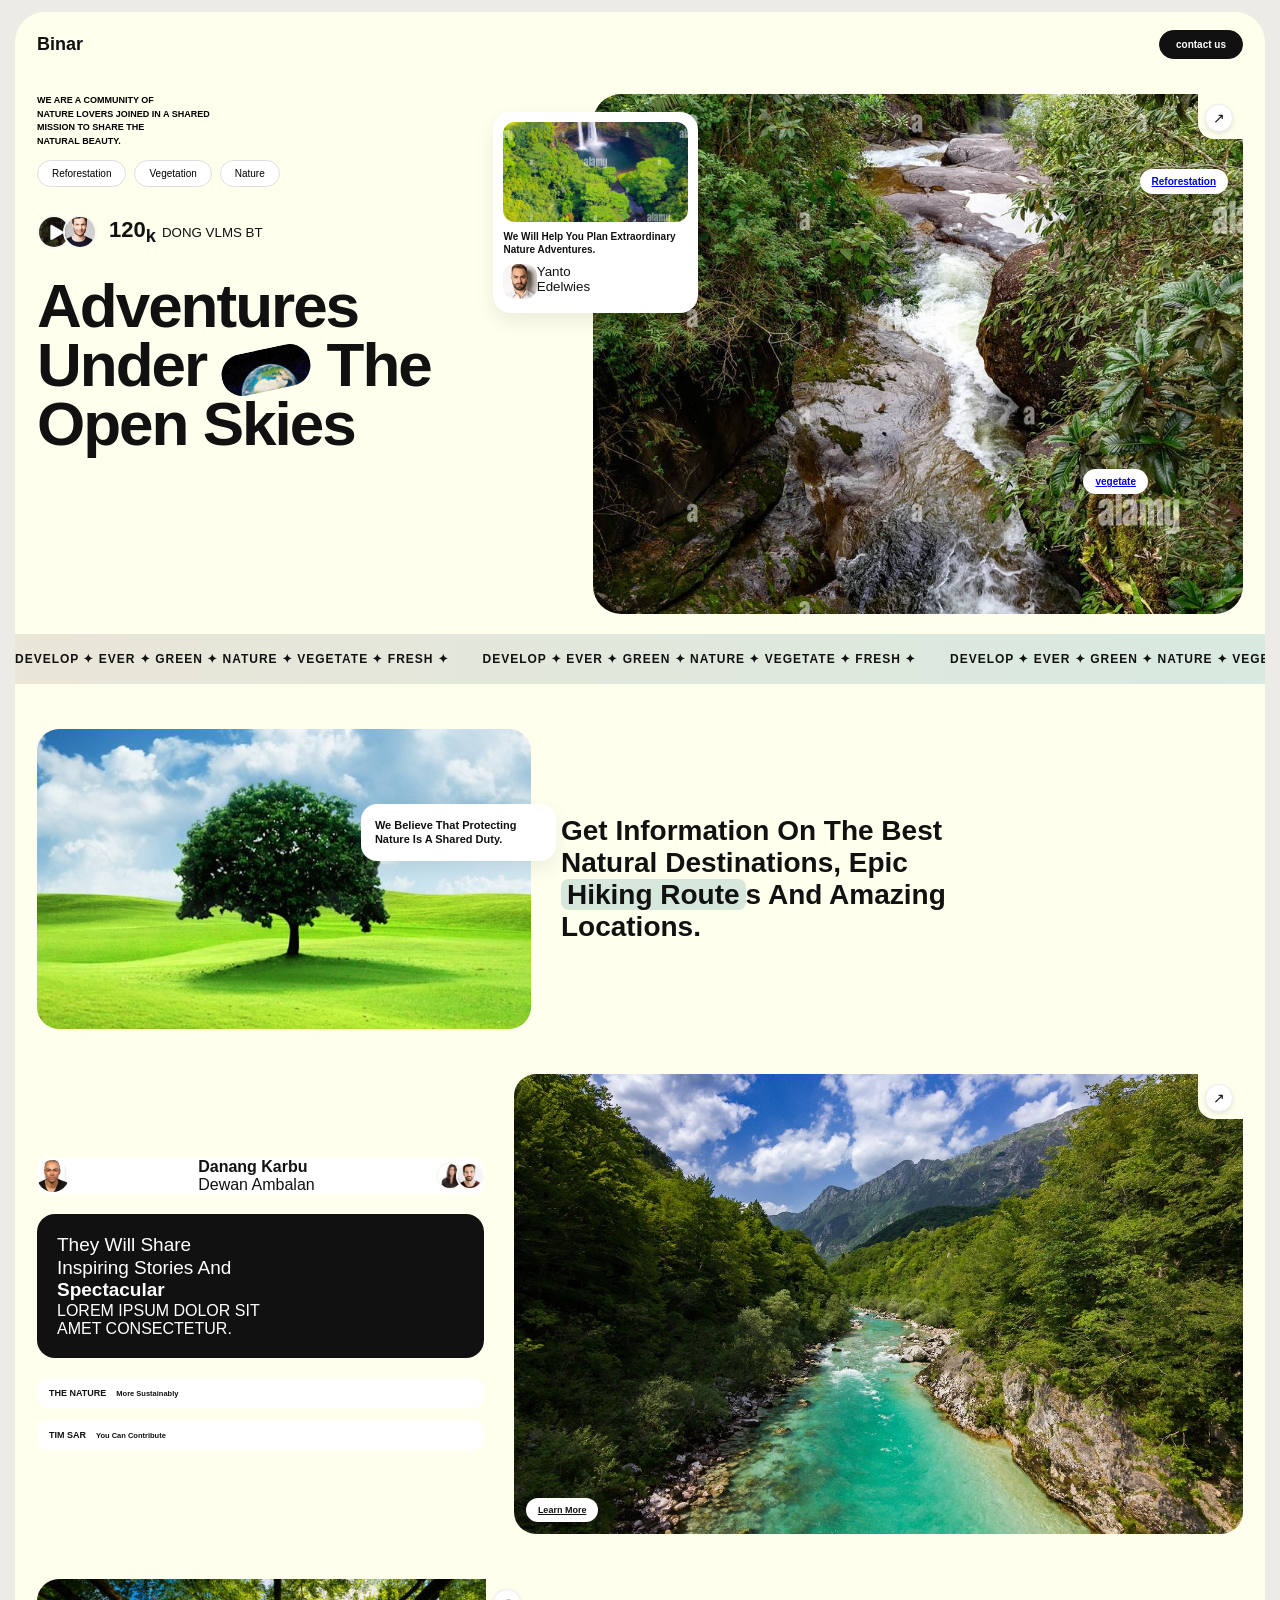
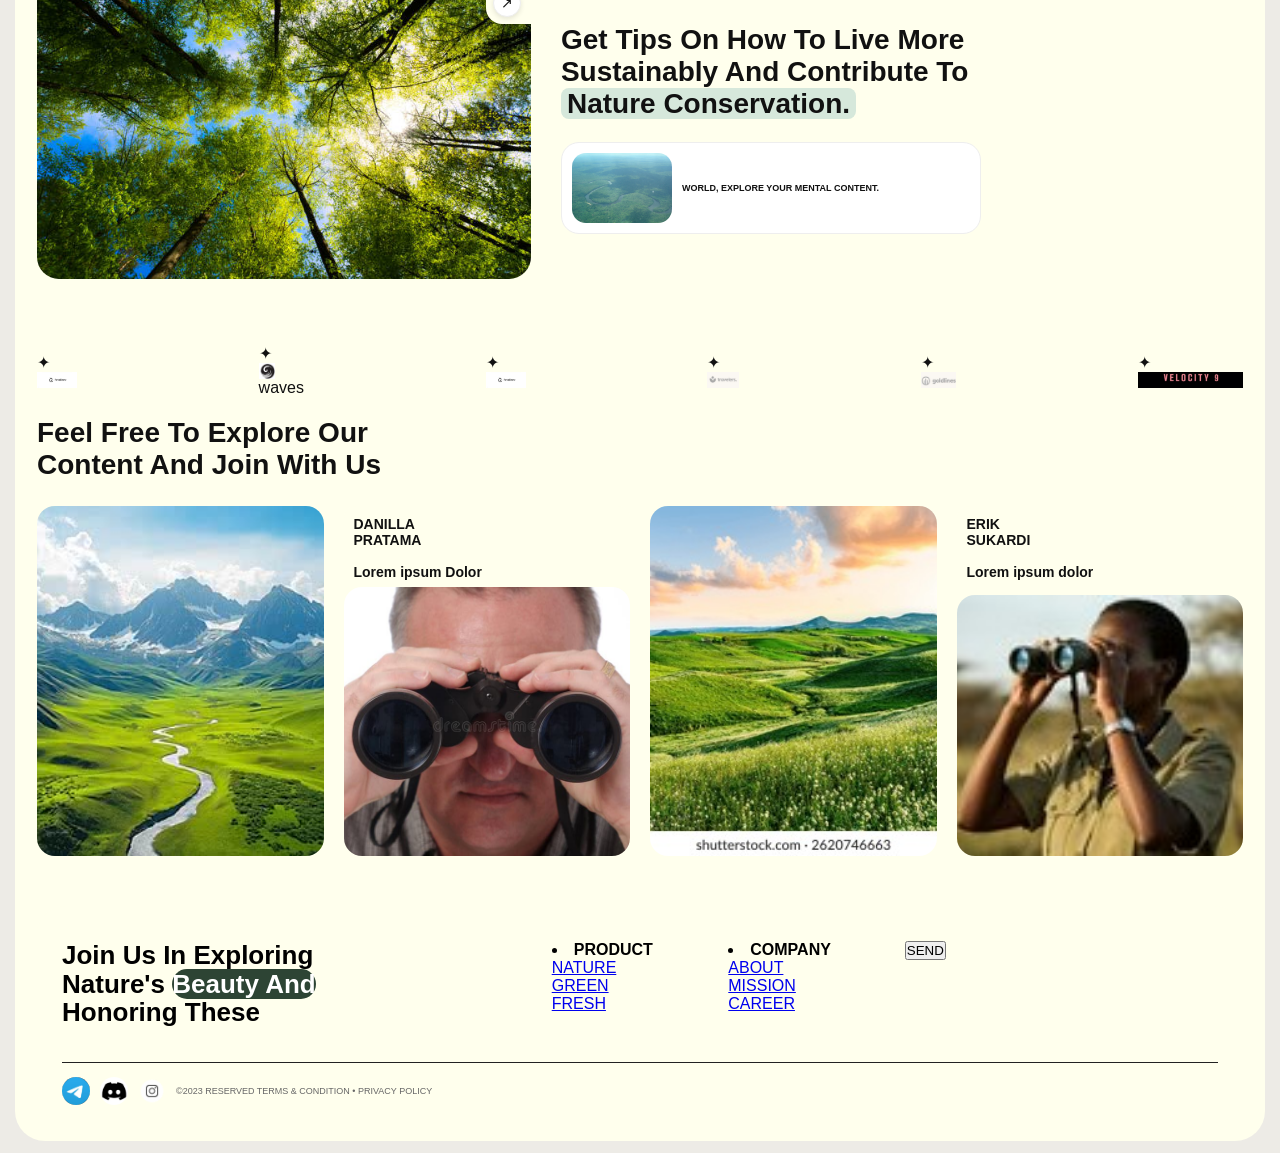
<file: index.html>
<!DOCTYPE html>
<html lang="en">
<head>
<meta charset="UTF-8">
<meta name="viewport" content="width=device-width, initial-scale=1.0">
<title>Binar</title>
<link rel="stylesheet" href="style.css">
</head>
<body>
      
<div class="main-wrapper">
  <nav class="top-nav">
    <div class="logo">Binar</div>
    <a href="contact.html" class="btn-contact">contact us</a>
  </nav>

  <div class="hero">
    <div class="hero-left">
      <div class="top-info">
        <div class="info">
          <span></span>
          <span></span>
          <span></span>
        </div>
      </div>
      <div class="top-left"><b>WE ARE A COMMUNITY OF<br>NATURE LOVERS JOINED IN A SHARED<br>MISSION TO SHARE THE<br>NATURAL BEAUTY.</b></div>
      <div class="pills"><a href="#reforestation">Reforestation</a>
        <a href="#vegetation">Vegetation</a>
        <a href="#nature">Nature</a>
      </div>
      <div class="k120"><img src="images/photo29.jpg"><img src="images/photo23.jpg" class="overlap"><b>120<sub>k</sub></b><small>DONG VLMS BT</small></div>
      <h1>Adventures<br>Under <span class="in-h1"><img src="images/photo27.jpg"></span> The<br>Open Skies</h1>
    </div>
    <div class="hero-right">
      <img class="main" src="images/photo9.jpg">
      <div class="notch">
      <div class="arrow">↗</div>
      </div>
      <div class="card-float top"><img src="images/photo13.jpg"><p>We Will Help You Plan Extraordinary Nature Adventures.</p><div class="photo"><small><img src="images/photo18.jpg" class="photo">Yanto Edelwies</small></div></div>
      <div class="pin pin1"><a href="#reforestation">Reforestation</a></div>
      <div class="pin pin2"><a href="#vegetate">vegetate</a></div>
    </div>
  </div>
<div class="ticker"><div class="track"><span>DEVELOP ✦ EVER ✦ GREEN ✦ NATURE ✦ VEGETATE ✦ FRESH ✦ &nbsp;</span><span>DEVELOP ✦ EVER ✦ GREEN ✦ NATURE ✦ VEGETATE ✦ FRESH ✦ &nbsp;</span><span>DEVELOP ✦ EVER ✦ GREEN ✦ NATURE ✦ VEGETATE ✦ FRESH ✦ &nbsp;</span><span>DEVELOP ✦ EVER ✦ GREEN ✦ NATURE ✦ VEGETATE ✦ FRESH ✦ &nbsp;</span><span>DEVELOP ✦ EVER ✦ GREEN ✦ NATURE ✦ VEGETATE ✦ FRESH ✦ &nbsp;</span><span>DEVELOP ✦ EVER ✦ GREEN ✦ NATURE ✦ VEGETATE ✦ FRESH ✦ &nbsp;</span><span>DEVELOP ✦ EVER ✦ GREEN ✦ NATURE ✦ VEGETATE ✦ FRESH ✦ &nbsp;</span><span>DEVELOP ✦ EVER ✦ GREEN ✦ NATURE ✦ VEGETATE ✦ FRESH ✦ &nbsp;</span><span>DEVELOP ✦ EVER ✦ GREEN ✦ NATURE ✦ VEGETATE ✦ FRESH ✦ &nbsp;</span><span>DEVELOP ✦ EVER ✦ GREEN ✦ NATURE ✦ VEGETATE ✦ FRESH ✦ &nbsp;</span><span>DEVELOP ✦ EVER ✦ GREEN ✦ NATURE ✦ VEGETATE ✦ FRESH ✦ &nbsp;</span><span>DEVELOP ✦ EVER ✦ GREEN ✦ NATURE ✦ VEGETATE ✦ FRESH ✦ &nbsp;</span><span>DEVELOP ✦ EVER ✦ GREEN ✦ NATURE ✦ VEGETATE ✦ FRESH ✦ &nbsp;</span></div></div>
  <section class="sec2">
  <div class="img-card">
    <img src="images/photo7.jpg" id="reforestation">
    <div class="small-card"><p>We Believe That Protecting Nature Is A Shared Duty.</p></div>
  </div>
    <div class="text-block"><h2>Get Information On The Best<br>Natural Destinations, Epic<br><span>Hiking Route</span>s And Amazing<br>Locations.</h2></div>
  </section>

  <section class="sec2">
    <div class="left-stack">
      <div class="User-bar"><img src="images/photo24.jpg" class="avatar"><span><b>Danang Karbu</b><br> Dewan Ambalan</span>
       <div class="user-left">
         <img src="images/photo21.jpg" class="av-left">
         <img src="images/photo22.jpg" class="av-left">
       </div>
      </div>
      <div class="black-box">
        <h3>They Will Share<br>Inspiring Stories And<br><b>Spectacular</b></h3>
        <p>LOREM IPSUM DOLOR SIT<br>AMET CONSECTETUR.</p>
      </div>
      <div class="mini-list">
        <div><b>THE NATURE</b> <sub>More Sustainably</sub></div>
        <div><b>TIM SAR</b> <sub>You Can Contribute</sub></div>
      </div>
    </div>
    <div class="img-card large">
      <img src="images/photo11.jpg" id="nature">
      <div class="notch">
      <div class="arrow">↗</div>
      </div>
      <a href="#about" class="learn">Learn More</a>
    </div>
  </section>

  <section class="sec2">
    <div class="img-card"><img src="images/photo2.jpg" id="vegetation">
       <div class="notch">
           <div class="arrow">↗</div>
       </div>
    </div>
    <div class="text-block"><h2>Get Tips On How To Live More<br>Sustainably And Contribute To<br><span>Nature Conservation.</span></h2>
       <div class="mini-card">
      <img src="images/photo4.jpg">
      <div class="mini-card-text">
        <p>WORLD, EXPLORE YOUR MENTAL CONTENT.</p>
      </div>
    </div>
    </div>
  </section>
 <div class="logo-strip">
  <span>✦ <img src="images/photo33.jpg"></span>
  <span>✦ <img src="images/photo34.jpg"><span>waves</span></span>
  <span>✦ <img src="images/photo33.jpg"></span>
  <span>✦ <img src="images/photo35.jpg"></span>
  <span>✦ <img src="images/photo36.jpg"></span>
  <span>✦ <img src="images/photo37.jpg"></span>
 </div>
  <section class="explore">
    <h2>Feel Free To Explore Our<br>Content And Join With Us</h2>
    <div class="grid4">
      <div class="gcard"><img src="images/photo3.jpg">
      </div>
      <div class="gcard">
       <p class="top-text">DANILLA<br>PRATAMA<br><br><span>Lorem ipsum Dolor</span></p>
       <img src="images/photo14.jpg">
      </div>
      <div class="gcard"><img src="images/photo12.jpg" id="vegetate"></div>
      <div class="gcard">
        <p class="top-text">ERIK<br>SUKARDI<br><br><span>Lorem ipsum dolor</span></p><img src="images/photo16.jpg">
      </div>
    </div>
  </section>

  <footer class="footer">
    <div class="foot-top">
      <h2>Join Us In Exploring<br>Nature's <span>Beauty And</span><br>Honoring These</h2>
      <div>
        <li><b>PRODUCT</b></li>
        <ul><a href="#nature">NATURE</a></ul>
        <ul><a href="#green">GREEN</a></ul>
        <ul><a href="#fresh">FRESH</a></ul>
      </div>
      <div>
        <li><b>COMPANY</b></li>
        <ul><a href="#about">ABOUT</a></ul>
        <ul><a href="#mission">MISSION</a></ul>
        <ul><a href="#carrer">CAREER</a></ul>
      </div>
      <div><button type="submit">SEND</button></div>
    </div>
    <div class="foot-bottom">
      <a target="_blank" href="https://www.telegram.com/" class="lien-icone">
        <img src="images/photo30.jpg" alt="Logo telegram" >
      </a>
      <a target="_blank" href="https://www.discord.com/" class="lien-icone">
        <img src="images/photo32.jpg" alt="Logo discord" >
      </a>
      <a target="_blank" href="https://www.instagram.com/" class="lien-icone">
        <img src="images/photo31.png" alt="Logo instagram" >
      </a>
      <p>©2023 RESERVED <span>TERMS & CONDITION • PRIVACY POLICY</span></p>
    </div>
  </footer>

</div>

</body>
</html>
</file>
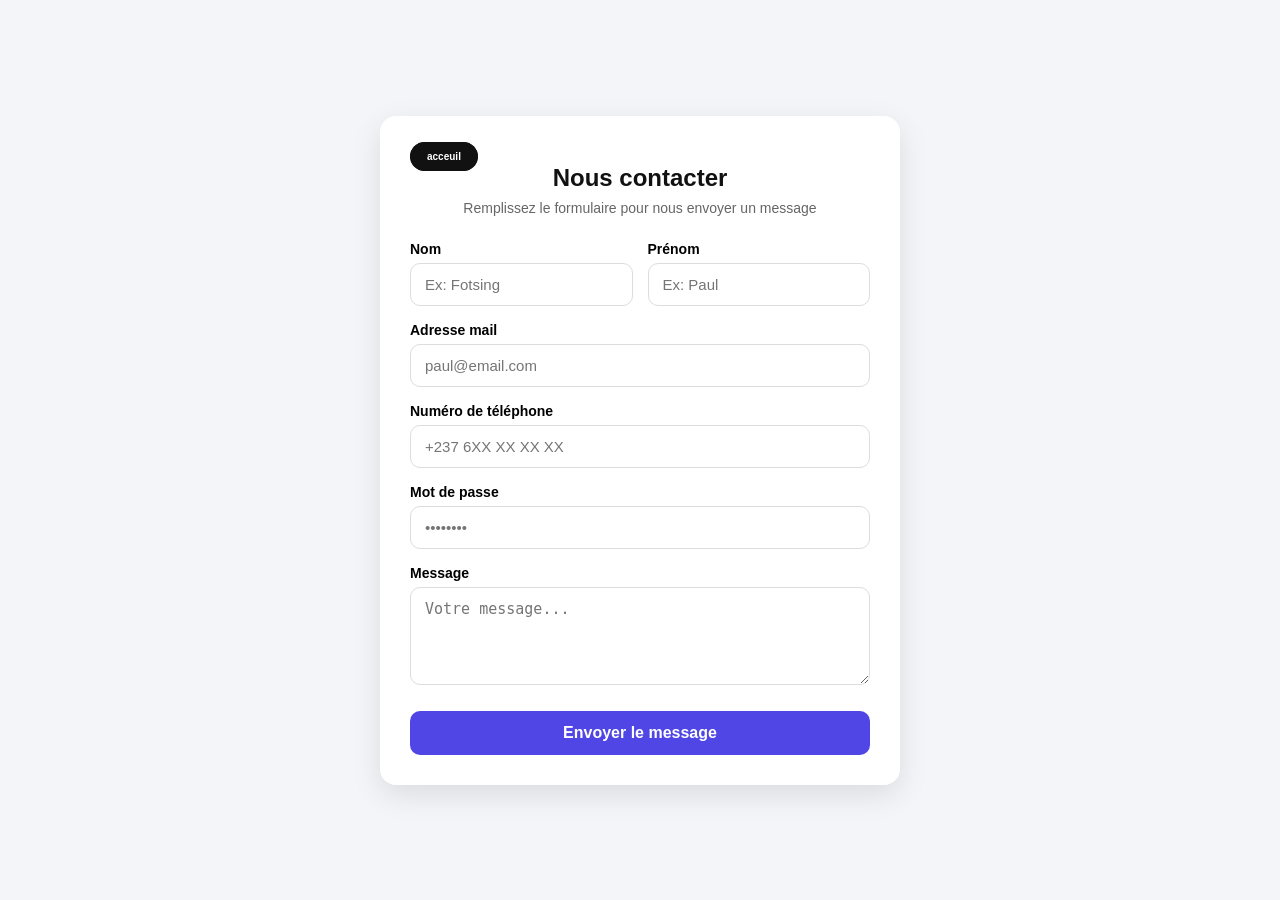
<file: contact.html>
<!DOCTYPE html>
<html lang="fr">
<head>
  <meta charset="UTF-8">
  <meta name="viewport" content="width=device-width, initial-scale=1.0">
  <title>Page Contact</title>
  <link rel="stylesheet" href="contact.css">
</head>
<body>

  <form class="form-contact" action="#" method="POST">
    <a href="index.html" class="btn-acceuil">acceuil</a>
    <h2>Nous contacter</h2>
    <p>Remplissez le formulaire pour nous envoyer un message</p>

    <div class="row">
      <div class="field">
        <label for="nom">Nom</label>
        <input type="text" id="nom" name="nom" placeholder="Ex: Fotsing" required>
      </div>
      <div class="field">
        <label for="prenom">Prénom</label>
        <input type="text" id="prenom" name="prenom" placeholder="Ex: Paul" required>
      </div>
    </div>

    <div class="field">
      <label for="email">Adresse mail</label>
      <input type="email" id="email" name="email" placeholder="paul@email.com" required>
    </div>

    <div class="field">
      <label for="tel">Numéro de téléphone</label>
      <input type="tel" id="tel" name="tel" placeholder="+237 6XX XX XX XX" required>
    </div>

    <div class="field">
      <label for="password">Mot de passe</label>
      <input type="password" id="password" name="password" placeholder="••••••••" required>
    </div>

    <div class="field">
      <label for="message">Message</label>
      <textarea id="message" name="message" rows="4" placeholder="Votre message..." required></textarea>
    </div>

    <button type="submit">Envoyer le message</button>
  </form>

</body>
</html>
</file>
<file: style.css>
*{
    margin: 0;
    padding: 0;
    box-sizing: border-box;
}
body{
    font-family: Arial, sans-serif;
    background: #EDEBE6;
    color: #111;
}
img{
    display: block;
    width: 100%;
    object-fit: cover;
}
.main-wrapper{
    background: rgb(255, 255, 237);
    max-width: 1250px;
    margin: 12px auto;
    border-radius: 30px;
    padding: 18px 22px;
    overflow: hidden;
    width: 100%;
    min-height: 100vh;
}
.top-nav{
    display: flex;
    justify-content: space-between;
    align-items: center;
}
.logo{
    font-weight: 900;
    font-size: 18px;
}
.btn-contact{
    background: #111;
    color: #fff;
    border: 1.5px solid #111;
    padding: 8px 16px;
    border-radius: 25px;
    font-size: 10px;
    font-weight: 700;
    cursor: pointer;
    text-decoration: none;
    transition: all 0.3s ease;
}
.btn-contact:hover{
    background: #000;
    color: #fff;
}
.hero{
    display: flex;
    gap: 25px;
    margin-top: 35px;
}
.hero-left{
    width: 45%;
}
.hero-right{
    width: 55%;
    position: relative;
}
.top-left{
    font-size: 9px;
    font-weight: 700;
    line-height: 1.5;
    color: #000;
}
.pills{
    margin-top: 12px;
    display: flex;
    gap: 8px;
}
.pills a{
    font-size: 10px;
    padding: 7px 14px;
    border-radius: 20px;
    border: 1px solid #ddd;
    cursor: pointer;
    transition: all 0.3s ease;
    background: #fff;
    text-decoration: none;
    color: #000;
}
.pills a:hover{
    background: #000;
    color: #fff;
    border-color: #000;
}
.k120{
    display: flex;
    align-items: center;
    gap: 6px;
    margin: 28px 0;
}
.k120 img{
    width: 34px;
    height: 34px;
    border-radius: 50%;
    border: 2px solid #F9F7F2;
}
.k120 img.overlap{
    margin-left: -14px;
}
.k120 b{
    font-size: 22px;
    font-weight: 900;
    margin-left: 6px;
}
.hero-left h1{
    font-size: 62px;
    line-height: 0.95;
    font-weight: 900;
    letter-spacing: -2px;
    margin-top: 10px;
}
.hero-left h1 .in-h1{
    display: inline-block;
    width: 90px;
    height: 42px;
    border-radius: 50px;
    overflow: hidden;
    vertical-align: middle;
    transform: rotate(-12deg);
}
.hero-right .main{
    height: 520px;
    border-radius: 28px;
}
.notch{
    position: absolute;
    top: 0;
    right: 0;
    background: rgb(255, 255, 228);
    padding: 14px 0 14px 14px;
    border-radius: 0 0 0 22px;
}
.arrow{
    width: 42px;
    height: 42px;
    background: #D6E8DB;
    color: #111;
    border-radius: 50%;
    display: flex;
    justify-content: center;
    align-items: center;
    font-size: 18px;
    cursor: pointer;
}
.card-float{
    position: absolute;
    background: #fff;
    border-radius: 18px;
    padding: 10px;
    width: 205px;
    box-shadow: 0 8px 20px rgba(0,0,0,0.08);
}
.card-float.top{
    top: 18px;
    left: -100px;
}
.card-float img{
    height: 100px;
    border-radius: 12px;
}
.card-float p{
    font-size: 10px;
    font-weight: 700;
    line-height: 1.3;
    margin: 8px 0;
}
.photo{
    width: 35px;
    height: 35px;
    border-radius: 50%;
    object-fit: cover;
    display: inline-block;
}
.photo small{
    display: flex;
}
.card-float .photo{
    width: 35px;
    height: 35px;
}
.pin{
    position: absolute;
    background: #fff;
    font-size: 10px;
    font-weight: 600;
    padding: 7px 12px;
    border-radius: 20px;
    box-shadow: 0 4px 10px rgba(0,0,0,0.1);
}
.pin1{
    top: 75px;
    right: 15px;
}
.pin2{
    bottom: 120px;
    right: 95px;
}
.ticker{
    margin: 20px -22px;
    background: linear-gradient(90deg, #EAE6D8, #D8E9E0);
    padding: 14px 0;
    overflow: hidden;
    display: flex;
    align-items: center;
    height: 50px;
}
.track{
    display: flex;
    align-items: center;
    gap: 25px;
    animation: defilement 30s linear infinite;
    font-size: 12px;
    font-weight: 700;
    letter-spacing: 1px;
    white-space: nowrap;
}
@keyframes defilement{
    0%{
        transform: translateX(0);
    }
    100%{
        transform: translateX(-50%);
    }
}
.sec2{
    display: flex;
    gap: 30px;
    margin: 45px 0;
    align-items: center;
}
.img-card{
    position: relative;
    width: 42%;
}
.img-card img{
    height: 300px;
    border-radius: 22px;
}
.img-card .learn{
    position: absolute;
    bottom: 12px;
    left: 12px;
    background: #fff;
    color: #111;
    padding: 7px 12px;
    border-radius: 20px;
    font-size: 9px;
    font-weight: 700;
}
.small-card{
    position: absolute;
    right: -25px;
    top: 25%;
    background: #fff;
    padding: 14px;
    border-radius: 16px;
    width: 195px;
    box-shadow: 0 8px 20px rgba(0,0,0,0.07);
    font-size: 11px;
    font-weight: 700;
    line-height: 1.3;
}
.text-block{
    width: 58%;
}
.text-block h2{
    font-size: 28px;
    line-height: 1.15;
    font-weight: 800;
}
.text-block h2 span{
    background: #D6E8DB;
    border-radius: 8px;
    padding: 0 6px;
}
.left-stack{
    width: 38%;
    display: flex;
    flex-direction: column;
    gap: 20px;
}
.User-bar{
    display: flex;
    align-items: center;
    justify-content: space-between;
    background: white;
    border-radius: 10px;
}
.avatar{
    width: 32px;
    height: 32px;
    border-radius: 50%;
}
.user-left{
    display: flex;
    align-items: center;
}
.av-left{
    width: 28px;
    height: 28px;
    border-radius: 50%;
    object-fit: cover;
    border: 2px solid #F9F7F2;
    margin-left: -8px;
}
.black-box{
    background: #111;
    color: #fff;
    border-radius: 18px;
    padding: 20px;
}
.black-box h3{
    font-size: 19px;
    line-height: 1.2;
    font-weight: 500;
}
.mini-list{
    display: flex;
    flex-direction: column;
    gap: 12px;
}
.mini-list div{
    display: flex;
    align-items: center;
    gap: 10px;
    background: #fff;
    padding: 10px 12px;
    border-radius: 12px;
    font-size: 9px;
    font-weight: 800;
}
.img-card.large{
    width: 62%;
}
.img-card.large img{
    height: 460px;
}
.mini-card{
    display: flex;
    align-items: center;
    gap: 10px;
    background: #fff;
    border-radius: 18px;
    padding: 10px;
    margin-top: 22px;
    max-width: 420px;
    border: 1px solid #eee;
}
.mini-card img{
    width: 100px;
    height: 70px;
    border-radius: 14px;
}
.mini-card-text p{
    font-size: 9px;
    font-weight: 800;
    line-height: 1.2;
}
.mini-card .learn{
    position: static;
    background: #111;
    color: #fff;
    display: inline-block;
    margin-top: 8px;
    padding: 6px 12px;
    border-radius: 20px;
}
.mini-card .arrow{
    margin-left: auto;
    width: 30px;
    height: 30px;
    background: #fff;
    border: 1px solid #eee;
}
.logo-strip{
    display: flex;
    justify-content: space-between;
    align-items: center;
    padding: 20px 0;
    
}
.logo-strip img{
    height: 16px;
    width: auto;
}
.explore h2 {
  font-size: 28px;
  font-weight: 800;
  margin-bottom: 25px;
}

.grid4 {
  display: grid;
  grid-template-columns: repeat(4, 1fr);
  gap: 20px;
}

.gcard {
  display: flex;
  flex-direction: column;
  gap: 12px;
}

.gcard {
  height: 350px;
  display: flex;
  flex-direction: column;
  border-radius: 12px;
  overflow: hidden;
}

.gcard img {
  width: 100%;
  height: 100%;
  object-fit: cover;
  position: relative;
  border-radius: 18px;
  overflow: hidden;
}
.top-text {
  background:rgb(255, 255, 237);
  padding: 10px;
  font-weight: 600;
  font-size: 14px;
  min-height: 60px;
}
gcard:nth-child(2) img,
.gcard:nth-child(4) img {
  height: calc(100% - 60px);
}
.notch {
  position: absolute;
  top: 0;
  right: 0;
  width: 45px;
  height: 45px;
  background: rgb(255, 255, 237); 
  border-bottom-left-radius: 16px;
  display: flex;
  align-items: center;
  justify-content: center;
  z-index: 2;
}

.arrow {
  width: 28px;
  height: 28px;
  background: linear-gradient(90deg, #EAE6D8, #D8E9E0);
  border: 1px solid #eee;
  border-radius: 50%; /* flèche ronde */
  display: flex;
  align-items: center;
  justify-content: center;
  font-size: 12px;
  box-shadow: 0 2px 5px rgba(0,0,0,0.1);
}
.arrow {
  position: absolute;
  top: 10px;
  right: 10px;
  width: 28px;
  height: 28px;
  background: white;
  border-radius: 50%;
  display: flex;
  align-items: center;
  justify-content: center;
  font-size: 14px;
}

.learn {
  position: absolute;
  bottom: 10px;
  left: 10px;
  background: white;
  padding: 5px 10px;
  border-radius: 20px;
  font-size: 11px;
  font-weight: 600;
}
.footer{
    background: rgb(255, 255, 237);
    color: #000;
    border-radius: 28px;
    padding: 35px 25px 18px 25px;
    margin-top: 50px;
}
.foot-top{
    display: grid;
    grid-template-columns: 1.5fr 0.5fr 0.5fr 1fr;
    gap: 20px;
}
.foot-top h2{
    font-size: 26px;
    line-height: 1.1;
    font-weight: 800;
}
.foot-top small{
    font-size: 9px;
    color: #888;
    font-weight: 700;
}
.foot-top span{
    background: #2d4434;
    color: white;
    border-radius: 15px;
}
.foot-bottom{
    margin-top: 35px;
    border-top: 1px solid #222;
    padding-top: 14px;
    display: flex;
    align-items: center;
    gap: 10px;
    font-size: 9px;
    color: #666;
}
.lien-icone img{
    width: 28px;
    height: 28px;
    border-radius: 50%;
}
@media (max-width: 1024px) {
  .grid4 { grid-template-columns: repeat(2, 1fr); }
  .large-img { height: 400px; }
}
@media (max-width: 600px) {
  body { padding: 12px; }
  .grid4 { grid-template-columns: 1fr; }
  .gcard-img { height: 280px; }
  .large-img { height: 300px; }
  .hero-title { font-size: 36px; }
  .header { flex-wrap: wrap; gap: 10px; }
}
</file>
<file: contact.css>
* { 
  margin: 0; 
  padding: 0; 
  box-sizing: border-box; 
}

body {
  font-family: Arial, sans-serif;
  background: #f4f5f9;
  display: flex;
  justify-content: center;
  align-items: center;
  min-height: 100vh;
  padding: 20px;
}

.form-contact {
  width: 100%;
  max-width: 520px;
  background: #fff;
  padding: 30px;
  border-radius: 16px;
  box-shadow: 0 10px 30px rgba(0,0,0,0.1);
}

.form-contact h2 {
  text-align: center;
  margin-bottom: 8px;
  color: #111;
}

.form-contact p {
  text-align: center;
  color: #666;
  font-size: 14px;
  margin-bottom: 25px;
}

.row {
  display: flex;
  gap: 15px;
}

.field {
  display: flex;
  flex-direction: column;
  margin-bottom: 16px;
  flex: 1;
}

.field label {
  font-weight: 600;
  margin-bottom: 6px;
  font-size: 14px;
}

.field input, 
.field textarea {
  padding: 12px 14px;
  border: 1px solid #ddd;
  border-radius: 10px;
  font-size: 15px;
  outline: none;
  transition: 0.2s;
}

.field input:focus, 
.field textarea:focus {
  border-color: #4F46E5;
  box-shadow: 0 0 0 4px rgba(79, 70, 229, 0.15);
}

.form-contact button {
  width: 100%;
  padding: 13px;
  background: #4F46E5;
  color: white;
  border: none;
  border-radius: 10px;
  font-size: 16px;
  font-weight: 700;
  cursor: pointer;
  margin-top: 10px;
}

.form-contact button:hover {
  background: #4338CA;
}

@media (max-width: 600px) {
  .row { 
    flex-direction: column; 
    gap: 0; 
  }
}
a{
    text-align: center;
    background: white;
    border-radius: 15px;
    font-size: 25PX;
    color: black;
}
.btn-acceuil{
    background: #111;
    color: #fff;
    border: 1.5px solid #111;
    padding: 8px 16px;
    border-radius: 25px;
    font-size: 10px;
    font-weight: 700;
    cursor: pointer;
    text-decoration: none;
    transition: all 0.3s ease;
}
.btn-accueil:hover{
    background: #000;
    color: #fff;
}
</file>
